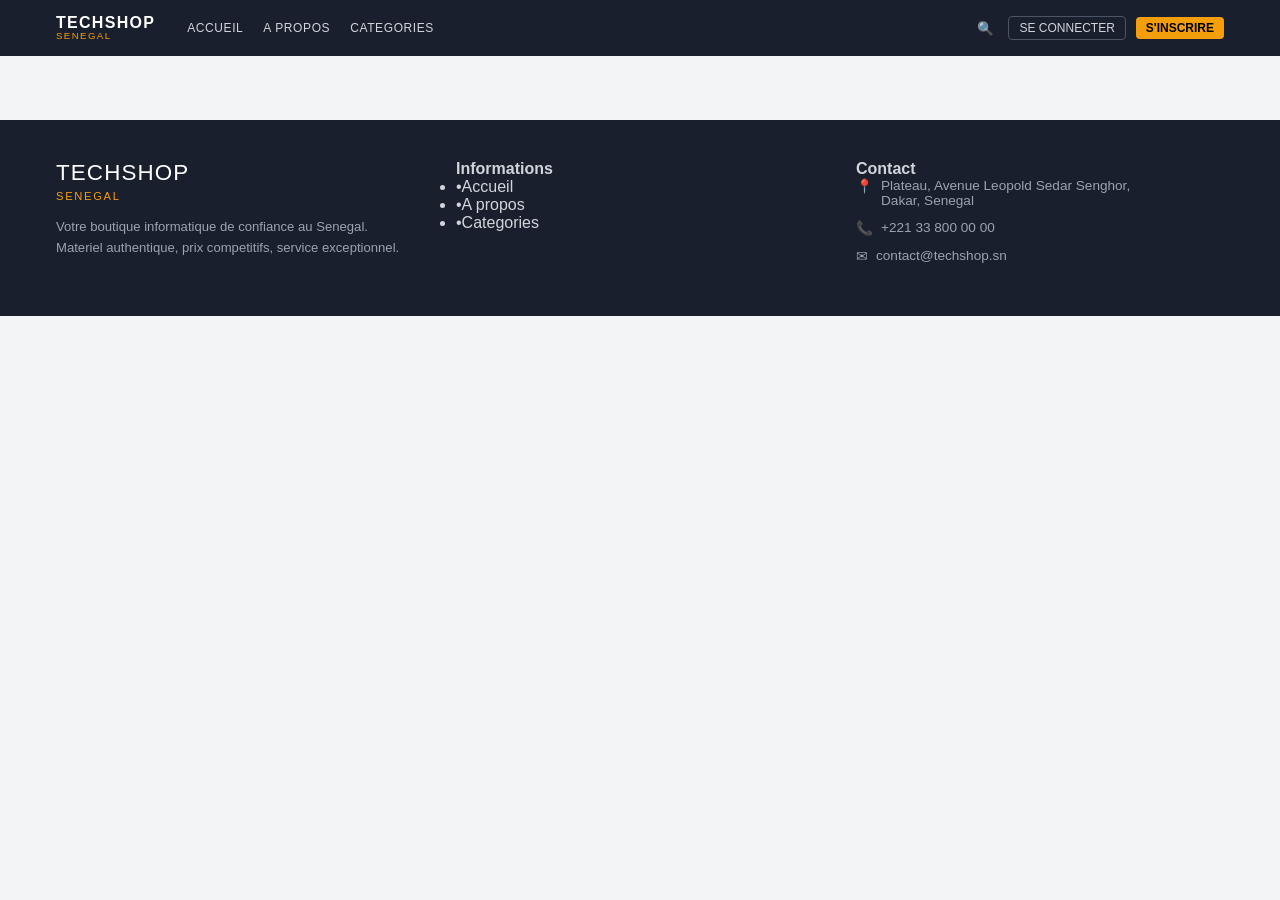
<file: index.html>
<!DOCTYPE html>
<html lang="fr">
<head>
  <meta charset="UTF-8">
  <meta name="viewport" content="width=device-width, initial-scale=1.0">
  <title>TechShop Senegal - Informatique & High-Tech</title>
  <link rel="stylesheet" href="style.css">
</head>
<body data-page="home">
  <header>
    <div class="header-inner">
      <a href="index.html" class="logo">
        <span class="logo-name">TechShop</span>
        <span class="logo-sub">Senegal</span>
      </a>
      <nav>
        <a href="index.html">Accueil</a>
        <a href="about.html">A Propos</a>
        <a href="categories.html">Categories</a>
      </nav>
      <div class="header-actions">
        <button class="btn-search" id="btn-search-open">&#128269;</button>
        <a href="login.html" class="btn-login">Se connecter</a>
        <a href="register.html" class="btn-register">S'inscrire</a>
        <button class="hamburger" id="hamburger">&#9776;</button>
      </div>
    </div>
    <div class="mobile-menu" id="mobile-menu">
      <a href="index.html">Accueil</a>
      <a href="about.html">A Propos</a>
      <a href="categories.html">Categories</a>
      <div class="mobile-menu-btns">
        <a href="login.html" style="border:1px solid #4b5563;color:#d1d5db">Se connecter</a>
        <a href="register.html" style="background:#f59e0b;color:#000">S'inscrire</a>
      </div>
    </div>
  </header>
  <div class="search-overlay" id="search-overlay">
    <div onclick="event.stopPropagation()">
      <form class="search-box" id="search-form">
        <input id="search-input" type="text" placeholder="Rechercher un produit...">
        <button type="submit">&#128269;</button>
      </form>
      <p style="color:#9ca3af;font-size:.8rem;text-align:center;margin-top:10px">Cliquez en dehors pour fermer</p>
    </div>
  </div>
  <main class="container">
    <div id="main-content">Chargement...</div>
  </main>
  <footer>
    <div class="footer-grid">
      <div>
        <span class="footer-logo-name">TechShop</span><br>
        <span class="footer-logo-sub">Senegal</span>
        <p class="footer-slogan">Votre boutique informatique de confiance au Senegal.<br>Materiel authentique, prix competitifs, service exceptionnel.</p>
      </div>
      <div>
        <h4>Informations</h4>
        <ul>
          <li><span class="dot">&#8226;</span><a href="index.html">Accueil</a></li>
          <li><span class="dot">&#8226;</span><a href="about.html">A propos</a></li>
          <li><span class="dot">&#8226;</span><a href="categories.html">Categories</a></li>
        </ul>
      </div>
      <div>
        <h4>Contact</h4>
        <div class="footer-contact-item"><span class="icon-map">&#128205;</span><span>Plateau, Avenue Leopold Sedar Senghor,<br>Dakar, Senegal</span></div>
        <div class="footer-contact-item"><span class="icon-phone">&#128222;</span><span>+221 33 800 00 00</span></div>
        <div class="footer-contact-item"><span>&#9993;</span><span>contact@techshop.sn</span></div>
      </div>
    </div>
  </footer>
  <script src="script.js"></script>
</body>
</html>
</file>
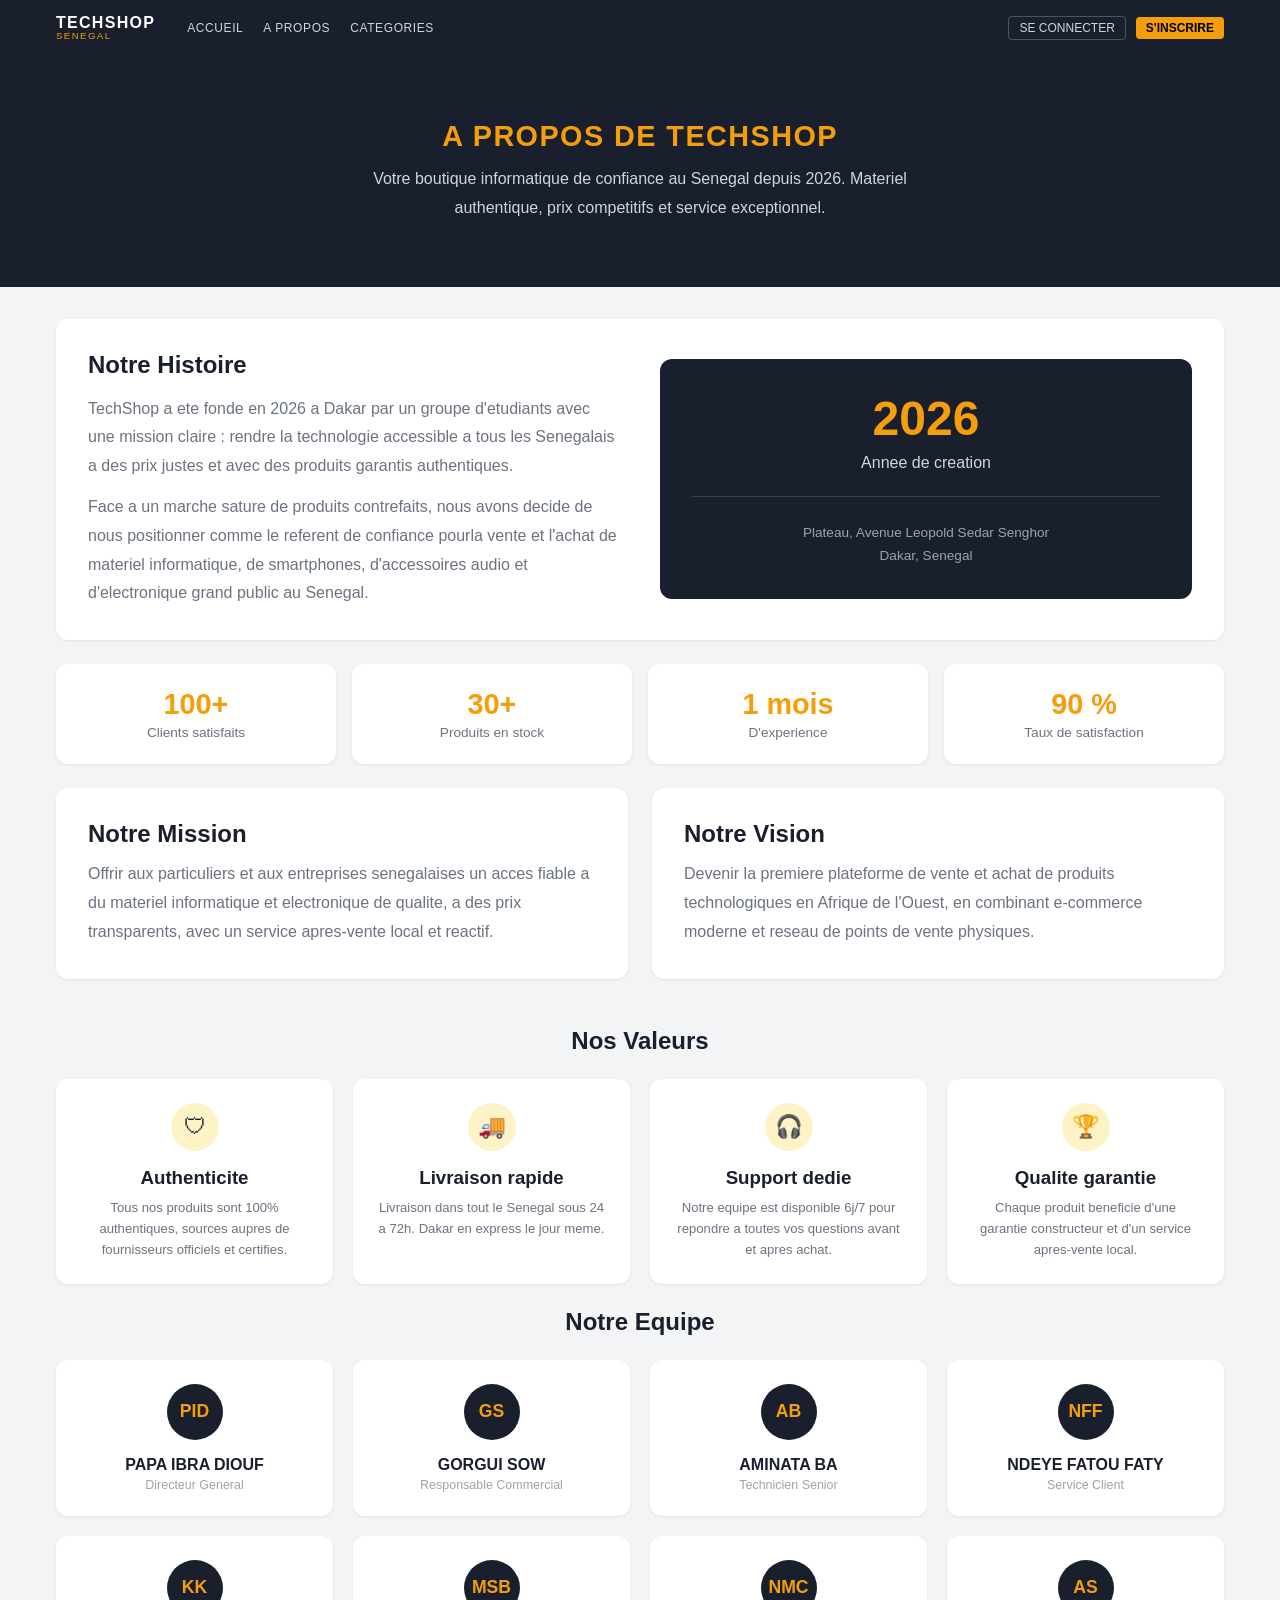
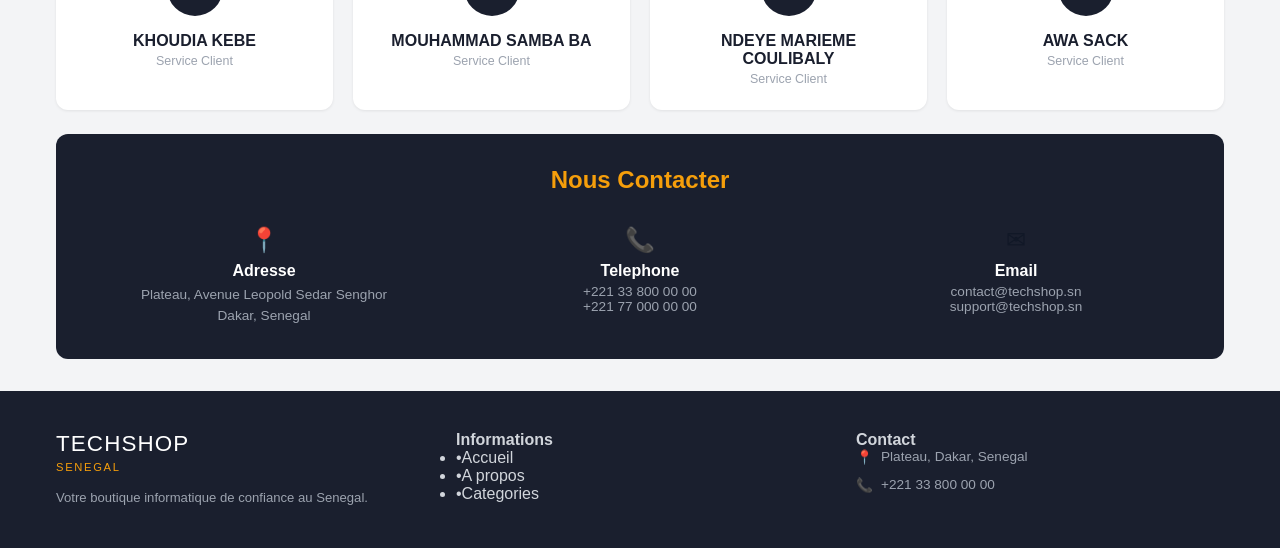
<file: about.html>
<!DOCTYPE html>
<html lang="fr">
<head>
  <meta charset="UTF-8">
  <meta name="viewport" content="width=device-width, initial-scale=1.0">
  <title>A Propos - TechShop Senegal</title>
  <link rel="stylesheet" href="style.css">
</head> 
<body>
  <header>
    <div class="header-inner">
      <a href="index.html" class="logo">
        <span class="logo-name">TechShop</span>
        <span class="logo-sub">Senegal</span>
      </a>
      <nav>
        <a href="index.html">Accueil</a>
        <a href="about.html">A Propos</a>
        <a href="categories.html">Categories</a>
      </nav>
      <div class="header-actions">
        <a href="login.html" class="btn-login">Se connecter</a>
        <a href="register.html" class="btn-register">S'inscrire</a>
        <button class="hamburger" id="hamburger">&#9776;</button>
      </div>
    </div>
    <div class="mobile-menu" id="mobile-menu">
      <a href="index.html">Accueil</a>
      <a href="about.html">A Propos</a>
      <a href="categories.html">Categories</a>
      <div class="mobile-menu-btns">
        <a href="login.html" style="border:1px solid #4b5563;color:#d1d5db">Se connecter</a>
        <a href="register.html" style="background:#f59e0b;color:#000">S'inscrire</a>
      </div>
    </div>
  </header>

  <!-- HERO -->
  <section class="hero-about">
    <h1>A Propos de TechShop</h1>
    <p>Votre boutique informatique de confiance au Senegal depuis 2026. Materiel authentique, prix competitifs et service exceptionnel.</p>
  </section>

  <main class="container">
    <!-- Histoire -->
    <div class="about-section">
      <div class="about-grid2">
        <div>
          <h2 style="color:#1a1f2e;margin-bottom:16px">Notre Histoire</h2>
          <p style="color:#6b7280;line-height:1.8;margin-bottom:12px">TechShop a ete fonde en 2026 a Dakar par un groupe d'etudiants avec une mission claire : rendre la technologie accessible a tous les Senegalais a des prix justes et avec des produits garantis authentiques.</p>
          <p style="color:#6b7280;line-height:1.8">Face a un marche sature de produits contrefaits, nous avons decide de nous positionner comme le referent de confiance pourla vente et l'achat de materiel informatique, de smartphones, d'accessoires audio et d'electronique grand public au Senegal.</p>
        </div>
        <div class="about-dark">
          <p class="about-year">2026</p>
          <p style="color:#d1d5db;margin-top:8px">Annee de creation</p>
          <div style="border-top:1px solid #374151;margin-top:24px;padding-top:24px">
            <p style="color:#9ca3af;font-size:.85rem;line-height:1.7">Plateau, Avenue Leopold Sedar Senghor<br>Dakar, Senegal</p>
          </div>
        </div>
      </div>
    </div>

    <!-- Stats -->
    <div class="stats-grid" style="margin-bottom:24px">
      <div class="stat-card"><p class="stat-val">100+</p><p class="stat-label">Clients satisfaits</p></div>
      <div class="stat-card"><p class="stat-val">30+</p><p class="stat-label">Produits en stock</p></div>
      <div class="stat-card"><p class="stat-val">1 mois</p><p class="stat-label">D'experience</p></div>
      <div class="stat-card"><p class="stat-val">90 %</p><p class="stat-label">Taux de satisfaction</p></div>
    </div>

    <!-- Mission / Vision -->
    <div style="display:grid;grid-template-columns:1fr 1fr;gap:24px;margin-bottom:24px">
      <div class="about-section">
        <h2 style="color:#1a1f2e;margin-bottom:12px">Notre Mission</h2>
        <p style="color:#6b7280;line-height:1.8">Offrir aux particuliers et aux entreprises senegalaises un acces fiable a du materiel informatique et electronique de qualite, a des prix transparents, avec un service apres-vente local et reactif.</p>
      </div>
      <div class="about-section">
        <h2 style="color:#1a1f2e;margin-bottom:12px">Notre Vision</h2>
        <p style="color:#6b7280;line-height:1.8">Devenir la premiere plateforme de vente et achat de produits technologiques en Afrique de l'Ouest, en combinant e-commerce moderne et reseau de points de vente physiques.</p>
      </div>
    </div>

    <!-- Valeurs -->
    <h2 style="color:#1a1f2e;text-align:center;margin-bottom:24px">Nos Valeurs</h2>
    <div class="values-grid" style="margin-bottom:24px">
      <div class="value-card"><div class="value-icon">&#128737;</div><h3 style="color:#1a1f2e;margin-bottom:8px">Authenticite</h3><p style="color:#6b7280;font-size:.82rem;line-height:1.6">Tous nos produits sont 100% authentiques, sources aupres de fournisseurs officiels et certifies.</p></div>
      <div class="value-card"><div class="value-icon">&#128666;</div><h3 style="color:#1a1f2e;margin-bottom:8px">Livraison rapide</h3><p style="color:#6b7280;font-size:.82rem;line-height:1.6">Livraison dans tout le Senegal sous 24 a 72h. Dakar en express le jour meme.</p></div>
      <div class="value-card"><div class="value-icon">&#127911;</div><h3 style="color:#1a1f2e;margin-bottom:8px">Support dedie</h3><p style="color:#6b7280;font-size:.82rem;line-height:1.6">Notre equipe est disponible 6j/7 pour repondre a toutes vos questions avant et apres achat.</p></div>
      <div class="value-card"><div class="value-icon">&#127942;</div><h3 style="color:#1a1f2e;margin-bottom:8px">Qualite garantie</h3><p style="color:#6b7280;font-size:.82rem;line-height:1.6">Chaque produit beneficie d'une garantie constructeur et d'un service apres-vente local.</p></div>
    </div>

    <!-- Equipe -->
    <h2 style="color:#1a1f2e;text-align:center;margin-bottom:24px">Notre Equipe</h2>
    <div class="team-grid" style="margin-bottom:24px">
      <div class="team-card"><div class="team-avatar">PID</div><p style="color:#1a1f2e;font-weight:600">PAPA IBRA DIOUF</p><p style="color:#9ca3af;font-size:.78rem;margin-top:4px">Directeur General</p></div>
      <div class="team-card"><div class="team-avatar">GS</div><p style="color:#1a1f2e;font-weight:600">GORGUI SOW</p><p style="color:#9ca3af;font-size:.78rem;margin-top:4px">Responsable Commercial</p></div>
      <div class="team-card"><div class="team-avatar">AB</div><p style="color:#1a1f2e;font-weight:600">AMINATA BA</p><p style="color:#9ca3af;font-size:.78rem;margin-top:4px">Technicien Senior</p></div>
      <div class="team-card"><div class="team-avatar">NFF</div><p style="color:#1a1f2e;font-weight:600">NDEYE FATOU FATY</p><p style="color:#9ca3af;font-size:.78rem;margin-top:4px">Service Client</p></div>
      <div class="team-card"><div class="team-avatar">KK</div><p style="color:#1a1f2e;font-weight:600">KHOUDIA KEBE</p><p style="color:#9ca3af;font-size:.78rem;margin-top:4px">Service Client</p></div>
      <div class="team-card"><div class="team-avatar">MSB</div><p style="color:#1a1f2e;font-weight:600">MOUHAMMAD SAMBA BA </p><p style="color:#9ca3af;font-size:.78rem;margin-top:4px">Service Client</p></div>
      <div class="team-card"><div class="team-avatar">NMC</div><p style="color:#1a1f2e;font-weight:600">NDEYE MARIEME COULIBALY</p><p style="color:#9ca3af;font-size:.78rem;margin-top:4px">Service Client</p></div>
      <div class="team-card"><div class="team-avatar">AS</div><p style="color:#1a1f2e;font-weight:600">AWA  SACK</p><p style="color:#9ca3af;font-size:.78rem;margin-top:4px">Service Client</p></div>
    </div>

    <!-- Contact -->
    <div class="contact-section">
      <h2 style="color:#f59e0b;text-align:center;margin-bottom:32px">Nous Contacter</h2>
      <div class="contact-grid">
        <div><p style="font-size:1.5rem">&#128205;</p><p style="color:#ffffff;font-weight:600;margin:8px 0 4px">Adresse</p><p style="color:#9ca3af;font-size:.85rem;line-height:1.6">Plateau, Avenue Leopold Sedar Senghor<br>Dakar, Senegal</p></div>
        <div><p style="font-size:1.5rem">&#128222;</p><p style="color:#ffffff;font-weight:600;margin:8px 0 4px">Telephone</p><p style="color:#9ca3af;font-size:.85rem">+221 33 800 00 00<br>+221 77 000 00 00</p></div>
        <div><p style="font-size:1.5rem">&#9993;</p><p style="color:#ffffff;font-weight:600;margin:8px 0 4px">Email</p><p style="color:#9ca3af;font-size:.85rem">contact@techshop.sn<br>support@techshop.sn</p></div>
      </div>
    </div>
  </main>

  <footer>
    <div class="footer-grid">
      <div>
        <span class="footer-logo-name">TechShop</span><br>
        <span class="footer-logo-sub">Senegal</span>
        <p class="footer-slogan">Votre boutique informatique de confiance au Senegal.</p>
      </div>
      <div>
        <h4>Informations</h4>
        <ul>
          <li><span class="dot">&#8226;</span><a href="index.html">Accueil</a></li>
          <li><span class="dot">&#8226;</span><a href="about.html">A propos</a></li>
          <li><span class="dot">&#8226;</span><a href="categories.html">Categories</a></li>
        </ul>
      </div>
      <div>
        <h4>Contact</h4>
        <div class="footer-contact-item"><span class="icon-map">&#128205;</span><span>Plateau, Dakar, Senegal</span></div>
        <div class="footer-contact-item"><span class="icon-phone">&#128222;</span><span>+221 33 800 00 00</span></div>
      </div>
    </div>
  </footer>

  <script src="script.js"></script>
</body>

<!-- FIN -->
</html>
</file>
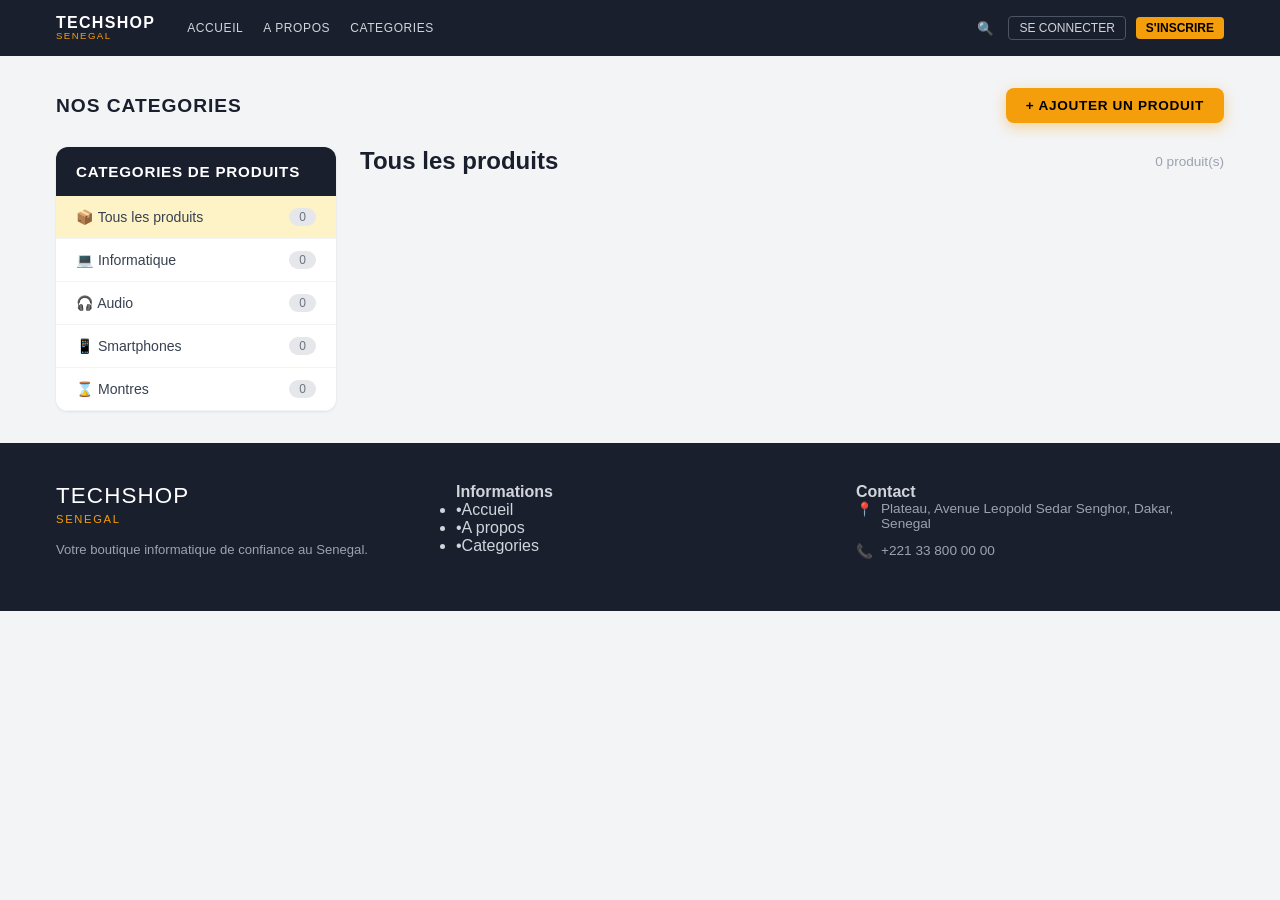
<file: categories.html>
<!DOCTYPE html>
<html lang="fr">
<head>
  <meta charset="UTF-8">
  <meta name="viewport" content="width=device-width, initial-scale=1.0">
  <title>Categories - TechShop Senegal</title>
  <link rel="stylesheet" href="style.css">
  <style>
    /* === BOUTON AJOUTER === */
    .page-topbar { display: flex; align-items: center; justify-content: space-between; margin-bottom: 24px; }
    .btn-add-product {
      display: flex; align-items: center; gap: 8px;
      background: #f59e0b; color: #000; border: none; border-radius: 8px;
      padding: 10px 20px; font-size: .85rem; font-weight: 700;
      text-transform: uppercase; letter-spacing: .05em; cursor: pointer;
      box-shadow: 0 4px 14px rgba(245,158,11,.4); transition: opacity .2s; text-decoration: none;
    }
    .btn-add-product:hover { opacity: .9; }

    /* === MODALE === */
    .modal-overlay {
      display: none; position: fixed; inset: 0; z-index: 200;
      background: rgba(0,0,0,.6); align-items: center; justify-content: center; padding: 16px;
    }
    .modal-overlay.open { display: flex; }
    .modal-box { background: #fff; border-radius: 16px; box-shadow: 0 20px 60px rgba(0,0,0,.25); width: 100%; max-width: 440px; overflow: hidden; }
    .modal-header { background: #1a1f2e; padding: 18px 24px; display: flex; align-items: center; justify-content: space-between; }
    .modal-header h3 { color: #fff; font-size: 1rem; }
    .modal-close { background: none; border: none; color: #9ca3af; font-size: 1.2rem; cursor: pointer; line-height: 1; }
    .modal-body { padding: 28px 24px; }
    .modal-body p { color: #6b7280; line-height: 1.7; margin-bottom: 24px; font-size: .88rem; }
    .modal-btns { display: flex; flex-direction: column; gap: 12px; }
    .modal-btn-login { display: flex; align-items: center; justify-content: center; gap: 8px; background: #1a1f2e; color: #fff; border: none; border-radius: 8px; padding: 13px; font-size: .9rem; font-weight: 700; cursor: pointer; text-decoration: none; text-transform: uppercase; letter-spacing: .05em; transition: opacity .2s; }
    .modal-btn-register { display: flex; align-items: center; justify-content: center; gap: 8px; background: #f59e0b; color: #000; border: none; border-radius: 8px; padding: 13px; font-size: .9rem; font-weight: 700; cursor: pointer; text-decoration: none; text-transform: uppercase; letter-spacing: .05em; transition: opacity .2s; }
    .modal-btn-login:hover, .modal-btn-register:hover { opacity: .9; }
    .modal-btn-demo { background: none; border: 1.5px dashed #d1d5db; border-radius: 8px; padding: 10px; color: #9ca3af; font-size: .8rem; cursor: pointer; transition: all .2s; }
    .modal-btn-demo:hover { border-color: #f59e0b; color: #d97706; }
    .modal-icon { font-size: 2rem; text-align: center; margin-bottom: 16px; }
  </style>
</head>
<body data-page="categories">

  <header>
    <div class="header-inner">
      <a href="index.html" class="logo"><span class="logo-name">TechShop</span><span class="logo-sub">Senegal</span></a>
      <nav>
        <a href="index.html">Accueil</a>
        <a href="about.html">A Propos</a>
        <a href="categories.html">Categories</a>
      </nav>
      <div class="header-actions">
        <button class="btn-search" id="btn-search-open">&#128269;</button>
        <a href="login.html" class="btn-login">Se connecter</a>
        <a href="register.html" class="btn-register">S'inscrire</a>
        <button class="hamburger" id="hamburger">&#9776;</button>
      </div>
    </div>
    <div class="mobile-menu" id="mobile-menu">
      <a href="index.html">Accueil</a>
      <a href="about.html">A Propos</a>
      <a href="categories.html">Categories</a>
      <div class="mobile-menu-btns">
        <a href="login.html" style="border:1px solid #4b5563;color:#d1d5db">Se connecter</a>
        <a href="register.html" style="background:#f59e0b;color:#000">S'inscrire</a>
      </div>
    </div>
  </header>

  <div class="search-overlay" id="search-overlay">
    <div onclick="event.stopPropagation()">
      <form class="search-box" id="search-form">
        <input id="search-input" type="text" placeholder="Rechercher un produit...">
        <button type="submit">&#128269;</button>
      </form>
    </div>
  </div>

  <main class="container">

    <!-- Barre du haut avec bouton Ajouter -->
    <div class="page-topbar">
      <h1 style="color:#1a1f2e;font-size:1.2rem;text-transform:uppercase;letter-spacing:.05em">Nos Categories</h1>
      <button class="btn-add-product" onclick="checkAuthAndAdd()">
        &#43; Ajouter un produit
      </button>
    </div>

    <div class="categories-layout">
      <aside class="sidebar">
        <div class="sidebar-header"><h2>Categories de produits</h2></div>
        <ul class="sidebar-list" id="sidebar-list"></ul>
      </aside>
      <div class="cat-products-grid" id="cat-grid"></div>
    </div>
  </main>

  <!-- MODALE AUTHENTIFICATION -->
  <div class="modal-overlay" id="authModal" onclick="closeAuthModal(event)">
    <div class="modal-box" onclick="event.stopPropagation()">
      <div class="modal-header">
        <h3>&#128274; Acces requis</h3>
        <button class="modal-close" onclick="closeModal('authModal')">&#215;</button>
      </div>
      <div class="modal-body">
        <div class="modal-icon">&#128187;</div>
        <p>Pour ajouter un produit sur TechShop, vous devez etre connecte a votre compte. Connectez-vous ou creez un compte gratuitement pour commencer a publier.</p>
        <div class="modal-btns">
          <a href="login.php?redirect=add-product.php" class="modal-btn-login">
            &#128274; Se connecter
          </a>
          <a href="register.php" class="modal-btn-register">
            &#43; Creer un compte
          </a>
        </div>
      </div>
    </div>
  </div>

  <footer>
    <div class="footer-grid">
      <div>
        <span class="footer-logo-name">TechShop</span><br>
        <span class="footer-logo-sub">Senegal</span>
        <p class="footer-slogan">Votre boutique informatique de confiance au Senegal.</p>
      </div>
      <div>
        <h4>Informations</h4>
        <ul>
          <li><span class="dot">&#8226;</span><a href="index.html">Accueil</a></li>
          <li><span class="dot">&#8226;</span><a href="about.html">A propos</a></li>
          <li><span class="dot">&#8226;</span><a href="categories.html">Categories</a></li>
        </ul>
      </div>
      <div>
        <h4>Contact</h4>
        <div class="footer-contact-item"><span class="icon-map">&#128205;</span><span>Plateau, Avenue Leopold Sedar Senghor, Dakar, Senegal</span></div>
        <div class="footer-contact-item"><span class="icon-phone">&#128222;</span><span>+221 33 800 00 00</span></div>
      </div>
    </div>
  </footer>

  <script src="script.js"></script>
  <script>
    // Verification session (cookie simple pour la demo)
    function isLoggedIn() {
      return document.cookie.indexOf('techshop_logged=1') >= 0 || sessionStorage.getItem('techshop_auth') === 'true';
    }

    function checkAuthAndAdd() {
      if (isLoggedIn()) {
        window.location.href = 'add-product.php';
      } else {
        document.getElementById('authModal').classList.add('open');
      }
    }

    function closeModal(id) {
      document.getElementById(id).classList.remove('open');
    }

    function closeAuthModal(e) {
      if (e.target === document.getElementById('authModal')) closeModal('authModal');
    }

    function goAddProductDemo() {
      sessionStorage.setItem('techshop_auth', 'true');
      window.location.href = 'add-product.php';
    }

    // Fermer avec Echap
    document.addEventListener('keydown', function(e) {
      if (e.key === 'Escape') {
        closeModal('authModal');
        var overlay = document.getElementById('search-overlay');
        if (overlay) overlay.classList.remove('open');
      }
    });
  </script>
</body>
</html>
</file>
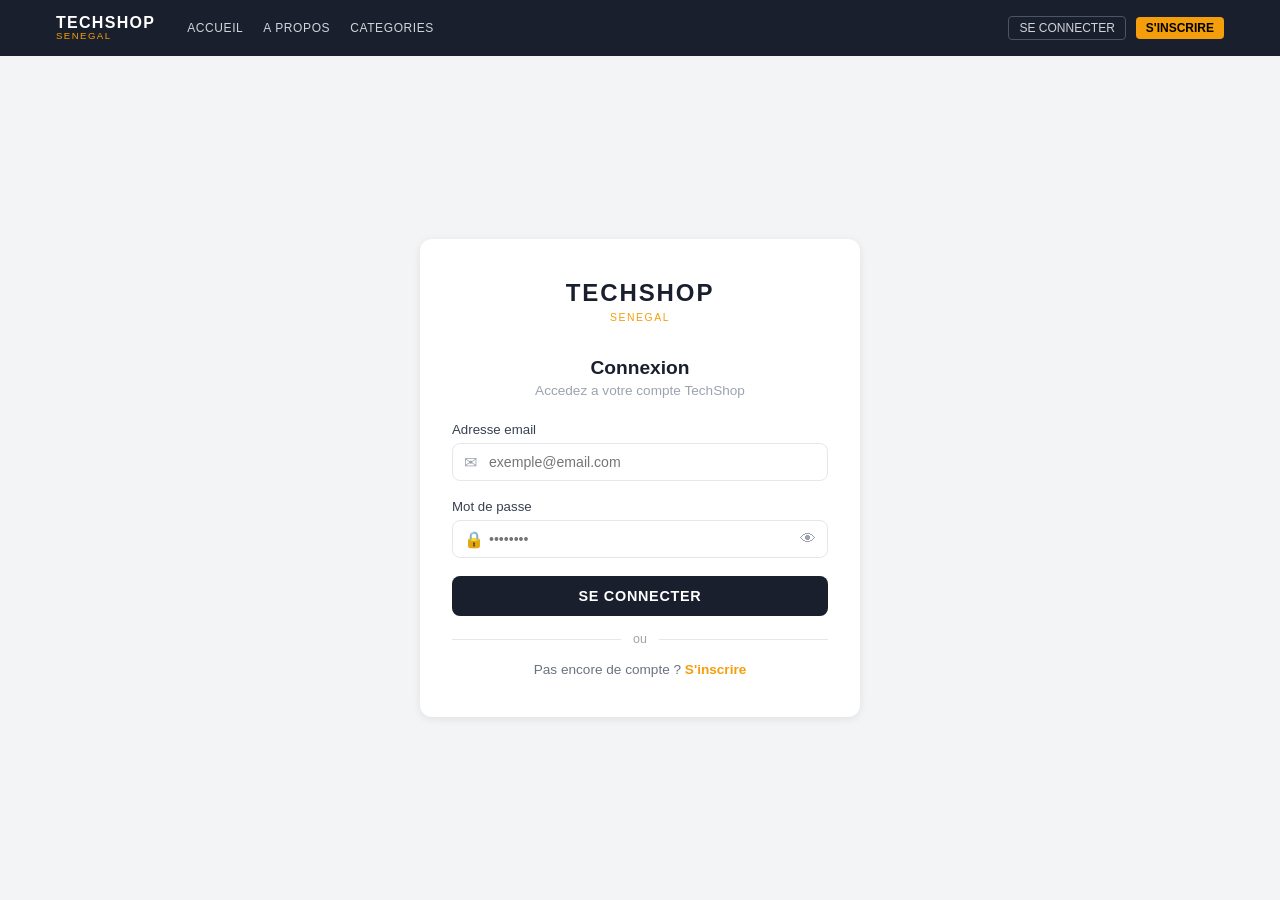
<file: login.html>
<!DOCTYPE html>
<html lang="fr">
<head>
  <meta charset="UTF-8">
  <meta name="viewport" content="width=device-width, initial-scale=1.0">
  <title>Connexion - TechShop Senegal</title>
  <link rel="stylesheet" href="style.css">
</head>
<body>
  <header>
    <div class="header-inner">
      <a href="index.html" class="logo">
        <span class="logo-name">TechShop</span>
        <span class="logo-sub">Senegal</span>
      </a>
      <nav>
        <a href="index.html">Accueil</a>
        <a href="about.html">A Propos</a>
        <a href="categories.html">Categories</a>
      </nav>
      <div class="header-actions">
        <a href="login.html" class="btn-login">Se connecter</a>
        <a href="register.html" class="btn-register">S'inscrire</a>
      </div>
    </div>
  </header>

  <div class="auth-page">
    <div class="auth-card">
      <div class="auth-logo">
        <a href="index.html">
          <span class="name">TechShop</span><br>
          <span class="sub">Senegal</span>
        </a>
      </div>
      <h2>Connexion</h2>
      <p class="auth-subtitle">Accedez a votre compte TechShop</p>

      <form action="login.php" method="POST">
        <div class="form-group">
          <label for="email">Adresse email</label>
          <div class="input-wrap">
            <span class="icon">&#9993;</span>
            <input type="email" id="email" name="email" placeholder="exemple@email.com" required>
          </div>
        </div>
        <div class="form-group">
          <label for="password">Mot de passe</label>
          <div class="input-wrap">
            <span class="icon">&#128274;</span>
            <input type="password" id="password" name="password" placeholder="&#8226;&#8226;&#8226;&#8226;&#8226;&#8226;&#8226;&#8226;" required>
            <button type="button" class="toggle-pw" onclick="togglePw('password', this)">&#128065;</button>
          </div>
        </div>
        <button type="submit" class="btn-submit dark">Se connecter</button>
        <div class="divider"><span>ou</span></div>
        <p class="auth-switch">Pas encore de compte ? <a href="register.html">S'inscrire</a></p>
      </form>
    </div>
  </div>

  <script src="script.js"></script>
  <script>
    function togglePw(id, btn) {
      var input = document.getElementById(id);
      input.type = input.type === 'password' ? 'text' : 'password';
      btn.textContent = input.type === 'password' ? '&#128065;' : '&#128683;';
    }
  </script>
</body>
</html>
</file>
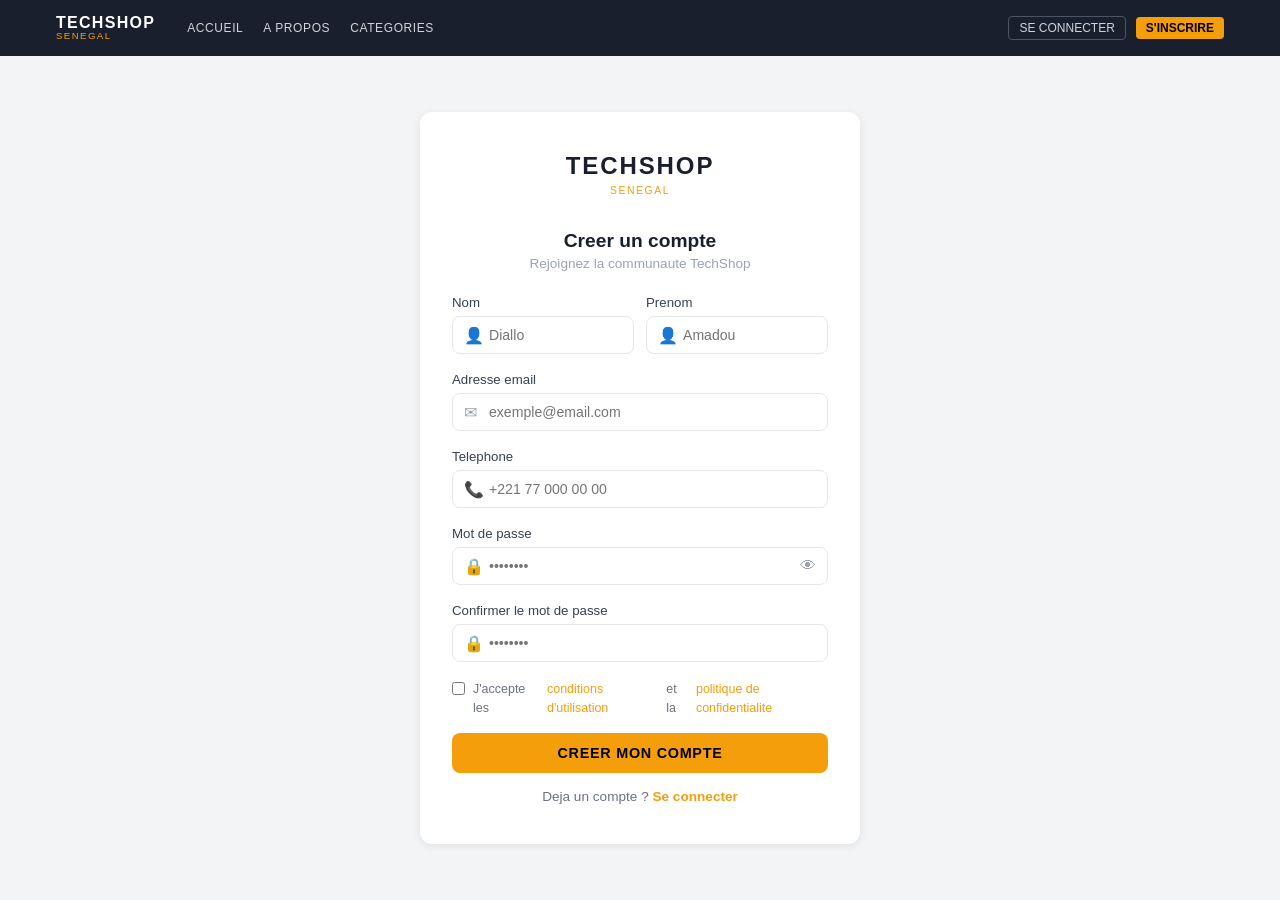
<file: register.html>
<!DOCTYPE html>
<html lang="fr">

<head>
    <meta charset="UTF-8">
    <meta name="viewport" content="width=device-width, initial-scale=1.0">
    <title>Inscription - TechShop Senegal</title>
    <link rel="stylesheet" href="style.css">
</head>

<body>
    <header>
        <div class="header-inner">
            <a href="index.html" class="logo">
                <span class="logo-name">TechShop</span>
                <span class="logo-sub">Senegal</span>
            </a>
            <nav>
                <a href="index.html">Accueil</a>
                <a href="about.html">A Propos</a>
                <a href="categories.html">Categories</a>
            </nav>
            <div class="header-actions">
                <a href="login.html" class="btn-login">Se connecter</a>
                <a href="register.html" class="btn-register">S'inscrire</a>
            </div>
        </div>
    </header>

    <div class="auth-page">
        <div class="auth-card">
            <div class="auth-logo">
                <a href="index.html">
                    <span class="name">TechShop</span><br>
                    <span class="sub">Senegal</span>
                </a>
            </div>
            <h2>Creer un compte</h2>
            <p class="auth-subtitle">Rejoignez la communaute TechShop</p>

            <form action="register.php" method="POST">
                <div class="form-row">
                    <div class="form-group">
                        <label>Nom</label>
                        <div class="input-wrap">
                            <span class="icon">&#128100;</span>
                            <input type="text" name="nom" placeholder="Diallo" required>
                        </div>
                    </div>
                    <div class="form-group">
                        <label>Prenom</label>
                        <div class="input-wrap">
                            <span class="icon">&#128100;</span>
                            <input type="text" name="prenom" placeholder="Amadou" required>
                        </div>
                    </div>
                </div>
                <div class="form-group">
                    <label>Adresse email</label>
                    <div class="input-wrap">
                        <span class="icon">&#9993;</span>
                        <input type="email" name="email" placeholder="exemple@email.com" required>
                    </div>
                </div>
                <div class="form-group">
                    <label>Telephone</label>
                    <div class="input-wrap">
                        <span class="icon">&#128222;</span>
                        <input type="tel" name="telephone" placeholder="+221 77 000 00 00">
                    </div>
                </div>
                <div class="form-group">
                    <label>Mot de passe</label>
                    <div class="input-wrap">
                        <span class="icon">&#128274;</span>
                        <input type="password" id="pw" name="password"
                            placeholder="&#8226;&#8226;&#8226;&#8226;&#8226;&#8226;&#8226;&#8226;" required>
                        <button type="button" class="toggle-pw" onclick="togglePw('pw', this)">&#128065;</button>
                    </div>
                </div>
                <div class="form-group">
                    <label>Confirmer le mot de passe</label>
                    <div class="input-wrap">
                        <span class="icon">&#128274;</span>
                        <input type="password" id="pw2" name="confirm"
                            placeholder="&#8226;&#8226;&#8226;&#8226;&#8226;&#8226;&#8226;&#8226;" required>
                    </div>
                </div>
                <label class="checkbox-label">
                    <input type="checkbox" required>
                    J'accepte les <a href="#">conditions d'utilisation</a> et la <a href="#">politique de
                        confidentialite</a>
                </label>
                <button type="submit" class="btn-submit gold">Creer mon compte</button>
                <p class="auth-switch">Deja un compte ? <a href="login.html">Se connecter</a></p>
            </form>
        </div>
    </div>

    <script>
        function togglePw(id, btn) {
            var input = document.getElementById(id);
            input.type = input.type === 'password' ? 'text' : 'password';
        }
    </script>
</body>

</html>
</file>
<file: style.css>
/* ===== RESET & BASE ===== */
*, *::before, *::after { box-sizing: border-box; margin: 0; padding: 0; }
body { font-family: 'Segoe UI', Arial, sans-serif; background: #f3f4f6; color: #111827; }
a { text-decoration: none; color: inherit; }
img { max-width: 100%; display: block; }

/* ===== VARIABLES ===== */
:root {
  --navy: #1a1f2e;
  --gold: #f59e0b;
  --green-wa: #25d366;
  --red: #dc2626;
  --gray: #6b7280;
  --light: #f9fafb;
  --white: #ffffff;
  --border: #e5e7eb;
  --radius: 8px;
}

/* ===== HEADER ===== */
header {
  background: var(--navy);
  position: sticky;
  top: 0;
  z-index: 100;
  width: 100%;
}
.header-inner {
  max-width: 1200px;
  margin: 0 auto;
  display: flex;
  align-items: center;
  height: 56px;
  padding: 0 16px;
  gap: 16px;
}
.logo { display: flex; flex-direction: column; line-height: 1; }
.logo-name { color: var(--white); text-transform: uppercase; font-weight: 700; letter-spacing: .08em; font-size: 1rem; }
.logo-sub { color: var(--gold); font-size: .6rem; text-transform: uppercase; letter-spacing: .15em; }
nav { display: flex; gap: 20px; margin-left: 16px; }
nav a { color: #d1d5db; font-size: .75rem; text-transform: uppercase; letter-spacing: .05em; transition: color .2s; }
nav a:hover { color: var(--white); }
.header-actions { display: flex; align-items: center; gap: 10px; margin-left: auto; }
.btn-search { background: none; border: none; cursor: pointer; color: #9ca3af; padding: 4px; }
.btn-search:hover { color: var(--white); }
.btn-login {
  border: 1px solid #4b5563; color: #d1d5db; font-size: .75rem;
  text-transform: uppercase; padding: 4px 10px; border-radius: 4px;
  background: none; cursor: pointer; transition: background .2s;
}
.btn-login:hover { background: rgba(255,255,255,.1); }
.btn-register {
  background: var(--gold); color: #000; font-size: .75rem;
  text-transform: uppercase; padding: 4px 10px; border-radius: 4px;
  border: none; cursor: pointer; font-weight: 700; transition: opacity .2s;
}
.btn-register:hover { opacity: .9; }
.hamburger { display: none; background: none; border: none; color: #d1d5db; cursor: pointer; }
.mobile-menu { display: none; background: #111827; border-top: 1px solid #374151; padding: 16px; flex-direction: column; gap: 14px; }
.mobile-menu.open { display: flex; }
.mobile-menu a { color: #d1d5db; font-size: .85rem; text-transform: uppercase; }
.mobile-menu-btns { display: flex; gap: 10px; padding-top: 12px; border-top: 1px solid #374151; }
.mobile-menu-btns a { flex: 1; text-align: center; padding: 8px; border-radius: 4px; font-size: .8rem; text-transform: uppercase; font-weight: 600; }

/* ===== SEARCH OVERLAY ===== */
.search-overlay {
  display: none; position: fixed; inset: 0; z-index: 200;
  background: rgba(0,0,0,.7); align-items: flex-start;
  justify-content: center; padding-top: 96px; padding-inline: 16px;
}
.search-overlay.open { display: flex; }
.search-box { display: flex; gap: 8px; width: 100%; max-width: 560px; }
.search-box input {
  flex: 1; padding: 14px 18px; border-radius: var(--radius);
  border: none; font-size: 1rem; outline: none;
}
.search-box button {
  background: var(--gold); border: none; border-radius: var(--radius);
  padding: 14px 18px; cursor: pointer; font-size: 1.1rem;
}

/* ===== CONTAINER ===== */
.container { max-width: 1200px; margin: 0 auto; padding: 32px 16px; }

/* ===== CATEGORY SECTION ===== */
.cat-header { display: flex; align-items: center; gap: 16px; margin-bottom: 20px; }
.cat-title { color: var(--navy); text-transform: uppercase; letter-spacing: .05em; font-size: 1.1rem; white-space: nowrap; }
.cat-line { flex: 1; height: 2px; background: var(--gold); }
.section-gap { margin-bottom: 48px; }

/* ===== PRODUCT GRID ===== */
.product-grid { display: grid; grid-template-columns: repeat(4, 1fr); gap: 20px; }
.product-card {
  background: var(--white); border-radius: 10px; overflow: hidden;
  box-shadow: 0 1px 3px rgba(0,0,0,.08); display: flex; flex-direction: column;
  transition: box-shadow .2s;
}
.product-card:hover { box-shadow: 0 4px 16px rgba(0,0,0,.12); }
.product-img { background: var(--light); height: 176px; display: flex; align-items: center; justify-content: center; padding: 16px; overflow: hidden; }
.product-img img { width: 100%; height: 100%; object-fit: contain; transition: transform .3s; }
.product-card:hover .product-img img { transform: scale(1.05); }
.product-body { padding: 16px; display: flex; flex-direction: column; flex: 1; }
.product-name { color: #111827; font-size: .9rem; line-height: 1.4; margin-bottom: 8px; display: -webkit-box; -webkit-line-clamp: 2; -webkit-box-orient: vertical; overflow: hidden; }
.product-desc { color: var(--gray); font-size: .78rem; line-height: 1.5; margin-bottom: 12px; display: -webkit-box; -webkit-line-clamp: 3; -webkit-box-orient: vertical; overflow: hidden; }
.stars { display: flex; gap: 2px; align-items: center; margin-bottom: 8px; }
.star { font-size: .85rem; }
.star.on { color: var(--gold); }
.star.off { color: #e5e7eb; }
.reviews { color: #9ca3af; font-size: .72rem; margin-left: 4px; }
.product-price { font-size: .82rem; margin-bottom: 12px; }
.product-price span { color: var(--red); font-weight: 700; }
.btn-whatsapp {
  display: flex; align-items: center; justify-content: center; gap: 6px;
  background: var(--green-wa); color: var(--white); border-radius: 6px;
  padding: 9px 0; font-size: .78rem; font-weight: 700; border: none;
  cursor: pointer; transition: opacity .2s; margin-top: auto;
}
.btn-whatsapp:hover { opacity: .9; }
.out-of-stock {
  background: #fee2e2; color: var(--red); border-radius: 6px;
  padding: 9px 0; font-size: .78rem; text-align: center; margin-top: auto;
}

/* ===== SEARCH RESULTS BANNER ===== */
.search-banner {
  background: #fef3c7; border-radius: 8px; padding: 12px 16px;
  display: flex; justify-content: space-between; align-items: center;
  margin-bottom: 24px; font-size: .88rem; color: #92400e;
}
.search-banner a { color: #b45309; text-decoration: underline; }

/* ===== FOOTER ===== */
footer { background: var(--navy); color: #d1d5db; padding: 40px 0; margin-top: auto; }
.footer-grid { max-width: 1200px; margin: 0 auto; padding: 0 16px; display: grid; grid-template-columns: repeat(3, 1fr); gap: 32px; }
.footer-logo-name { color: var(--white); font-size: 1.4rem; text-transform: uppercase; letter-spacing: .05em; }
.footer-logo-sub { color: var(--gold); font-size: .7rem; text-transform: uppercase; letter-spacing: .15em; }
.footer-slogan { color: #9ca3af; font-size: .82rem; line-height: 1.6; margin-top: 12px; }
.footer h4 { color: var(--white); text-transform: uppercase; letter-spacing: .08em; margin-bottom: 16px; font-size: .9rem; }
.footer ul { list-style: none; display: flex; flex-direction: column; gap: 8px; font-size: .85rem; color: #9ca3af; }
.footer ul li { display: flex; align-items: center; gap: 8px; }
.footer ul li span.dot { color: var(--gold); }
.footer ul a:hover { color: var(--white); transition: color .2s; }
.footer-contact-item { display: flex; align-items: flex-start; gap: 8px; margin-bottom: 12px; font-size: .85rem; color: #9ca3af; }
.icon-map { color: #e11d48; }
.icon-phone { color: #16a34a; }

/* ===== ABOUT PAGE ===== */
.hero-about { background: var(--navy); padding: 64px 16px; text-align: center; }
.hero-about h1 { color: var(--gold); text-transform: uppercase; letter-spacing: .05em; font-size: 1.8rem; margin-bottom: 12px; }
.hero-about p { color: #d1d5db; max-width: 600px; margin: 0 auto; line-height: 1.8; }
.about-section { background: var(--white); border-radius: 12px; padding: 32px; box-shadow: 0 1px 3px rgba(0,0,0,.08); margin-bottom: 24px; }
.about-grid2 { display: grid; grid-template-columns: 1fr 1fr; gap: 40px; align-items: center; }
.about-dark { background: var(--navy); border-radius: 12px; padding: 32px; text-align: center; }
.about-year { color: var(--gold); font-size: 3rem; font-weight: 700; }
.stats-grid { display: grid; grid-template-columns: repeat(4, 1fr); gap: 16px; margin-bottom: 24px; }
.stat-card { background: var(--white); border-radius: 12px; padding: 24px; text-align: center; box-shadow: 0 1px 3px rgba(0,0,0,.08); }
.stat-val { color: var(--gold); font-size: 1.8rem; font-weight: 700; }
.stat-label { color: var(--gray); font-size: .85rem; margin-top: 4px; }
.values-grid { display: grid; grid-template-columns: repeat(4, 1fr); gap: 20px; }
.value-card { background: var(--white); border-radius: 12px; padding: 24px; text-align: center; box-shadow: 0 1px 3px rgba(0,0,0,.08); }
.value-icon { background: #fef3c7; width: 48px; height: 48px; border-radius: 50%; display: flex; align-items: center; justify-content: center; margin: 0 auto 16px; font-size: 1.4rem; }
.team-grid { display: grid; grid-template-columns: repeat(4, 1fr); gap: 20px; }
.team-card { background: var(--white); border-radius: 12px; padding: 24px; text-align: center; box-shadow: 0 1px 3px rgba(0,0,0,.08); }
.team-avatar { background: var(--navy); color: var(--gold); width: 56px; height: 56px; border-radius: 50%; display: flex; align-items: center; justify-content: center; margin: 0 auto 16px; font-size: 1.1rem; font-weight: 700; }
.contact-section { background: var(--navy); border-radius: 12px; padding: 32px; }
.contact-grid { display: grid; grid-template-columns: repeat(3, 1fr); gap: 24px; text-align: center; }

/* ===== CATEGORIES PAGE ===== */
.categories-layout { display: flex; gap: 24px; align-items: flex-start; }
.sidebar { width: 280px; flex-shrink: 0; background: var(--white); border-radius: 12px; overflow: hidden; box-shadow: 0 1px 3px rgba(0,0,0,.08); }
.sidebar-header { background: var(--navy); padding: 16px 20px; }
.sidebar-header h2 { color: var(--white); font-size: .95rem; text-transform: uppercase; letter-spacing: .05em; }
.sidebar-list { list-style: none; }
.sidebar-item { border-bottom: 1px solid #f3f4f6; }
.sidebar-btn {
  width: 100%; display: flex; align-items: center; gap: 12px;
  padding: 12px 20px; background: none; border: none; cursor: pointer;
  font-size: .88rem; color: #374151; transition: background .2s;
}
.sidebar-btn:hover, .sidebar-btn.active { background: #fef3c7; }
.sidebar-btn .cat-icon { font-size: 1.1rem; }
.sidebar-btn .count { background: #e5e7eb; color: var(--gray); font-size: .75rem; border-radius: 999px; padding: 2px 10px; margin-left: auto; }
.cat-products-grid { flex: 1; }
.cat-products-grid .product-grid { grid-template-columns: repeat(3, 1fr); }

/* ===== LOGIN / REGISTER ===== */
.auth-page { min-height: calc(100vh - 56px); display: flex; align-items: center; justify-content: center; padding: 48px 16px; }
.auth-card { background: var(--white); border-radius: 12px; box-shadow: 0 2px 8px rgba(0,0,0,.08); width: 100%; max-width: 440px; padding: 40px 32px; }
.auth-logo { text-align: center; margin-bottom: 32px; }
.auth-logo .name { color: var(--navy); font-size: 1.5rem; text-transform: uppercase; font-weight: 700; letter-spacing: .08em; }
.auth-logo .sub { color: var(--gold); font-size: .65rem; text-transform: uppercase; letter-spacing: .15em; }
.auth-card h2 { color: var(--navy); text-align: center; font-size: 1.2rem; margin-bottom: 4px; }
.auth-subtitle { color: #9ca3af; font-size: .85rem; text-align: center; margin-bottom: 24px; }
.form-group { margin-bottom: 18px; }
.form-group label { display: block; color: #374151; font-size: .83rem; margin-bottom: 6px; font-weight: 500; }
.input-wrap { position: relative; }
.input-wrap .icon { position: absolute; left: 12px; top: 50%; transform: translateY(-50%); color: #9ca3af; font-size: 1rem; pointer-events: none; }
.input-wrap input {
  width: 100%; padding: 10px 12px 10px 36px; border: 1px solid var(--border);
  border-radius: var(--radius); font-size: .88rem; outline: none; transition: border-color .2s;
}
.input-wrap input:focus { border-color: var(--gold); }
.input-wrap .toggle-pw { position: absolute; right: 12px; top: 50%; transform: translateY(-50%); background: none; border: none; cursor: pointer; color: #9ca3af; font-size: 1rem; }
.forgot { text-align: right; margin-top: 6px; }
.forgot a { color: var(--gold); font-size: .78rem; }
.forgot a:hover { text-decoration: underline; }
.btn-submit {
  width: 100%; padding: 12px; border-radius: var(--radius); font-size: .9rem;
  text-transform: uppercase; letter-spacing: .05em; border: none; cursor: pointer;
  font-weight: 700; transition: opacity .2s; margin-bottom: 16px;
}
.btn-submit.dark { background: var(--navy); color: var(--white); }
.btn-submit.gold { background: var(--gold); color: #000; }
.btn-submit:hover { opacity: .9; }
.divider { display: flex; align-items: center; gap: 12px; margin-bottom: 16px; }
.divider::before, .divider::after { content: ''; flex: 1; height: 1px; background: var(--border); }
.divider span { color: #9ca3af; font-size: .78rem; }
.auth-switch { text-align: center; color: var(--gray); font-size: .85rem; }
.auth-switch a { color: var(--gold); font-weight: 700; }
.auth-switch a:hover { text-decoration: underline; }
.form-row { display: grid; grid-template-columns: 1fr 1fr; gap: 12px; }
.checkbox-label { display: flex; gap: 8px; cursor: pointer; align-items: flex-start; font-size: .78rem; color: var(--gray); line-height: 1.5; margin-bottom: 16px; }
.checkbox-label input { margin-top: 2px; accent-color: var(--gold); }
.checkbox-label a { color: var(--gold); }

/* ===== RESPONSIVE ===== */
@media (max-width: 1024px) {
  .product-grid { grid-template-columns: repeat(3, 1fr); }
  .values-grid, .team-grid { grid-template-columns: repeat(2, 1fr); }
  .stats-grid { grid-template-columns: repeat(2, 1fr); }
}
@media (max-width: 768px) {
  nav, .header-actions .btn-login, .header-actions .btn-register { display: none; }
  .hamburger { display: block; }
  .product-grid { grid-template-columns: repeat(2, 1fr); }
  .footer-grid { grid-template-columns: 1fr; }
  .about-grid2 { grid-template-columns: 1fr; }
  .contact-grid { grid-template-columns: 1fr; }
  .categories-layout { flex-direction: column; }
  .sidebar { width: 100%; }
  .cat-products-grid .product-grid { grid-template-columns: repeat(2, 1fr); }
}
@media (max-width: 480px) {
  .product-grid { grid-template-columns: 1fr; }
  .stats-grid { grid-template-columns: repeat(2, 1fr); }
  .values-grid, .team-grid { grid-template-columns: 1fr; }
  .form-row { grid-template-columns: 1fr; }
}
</file>
